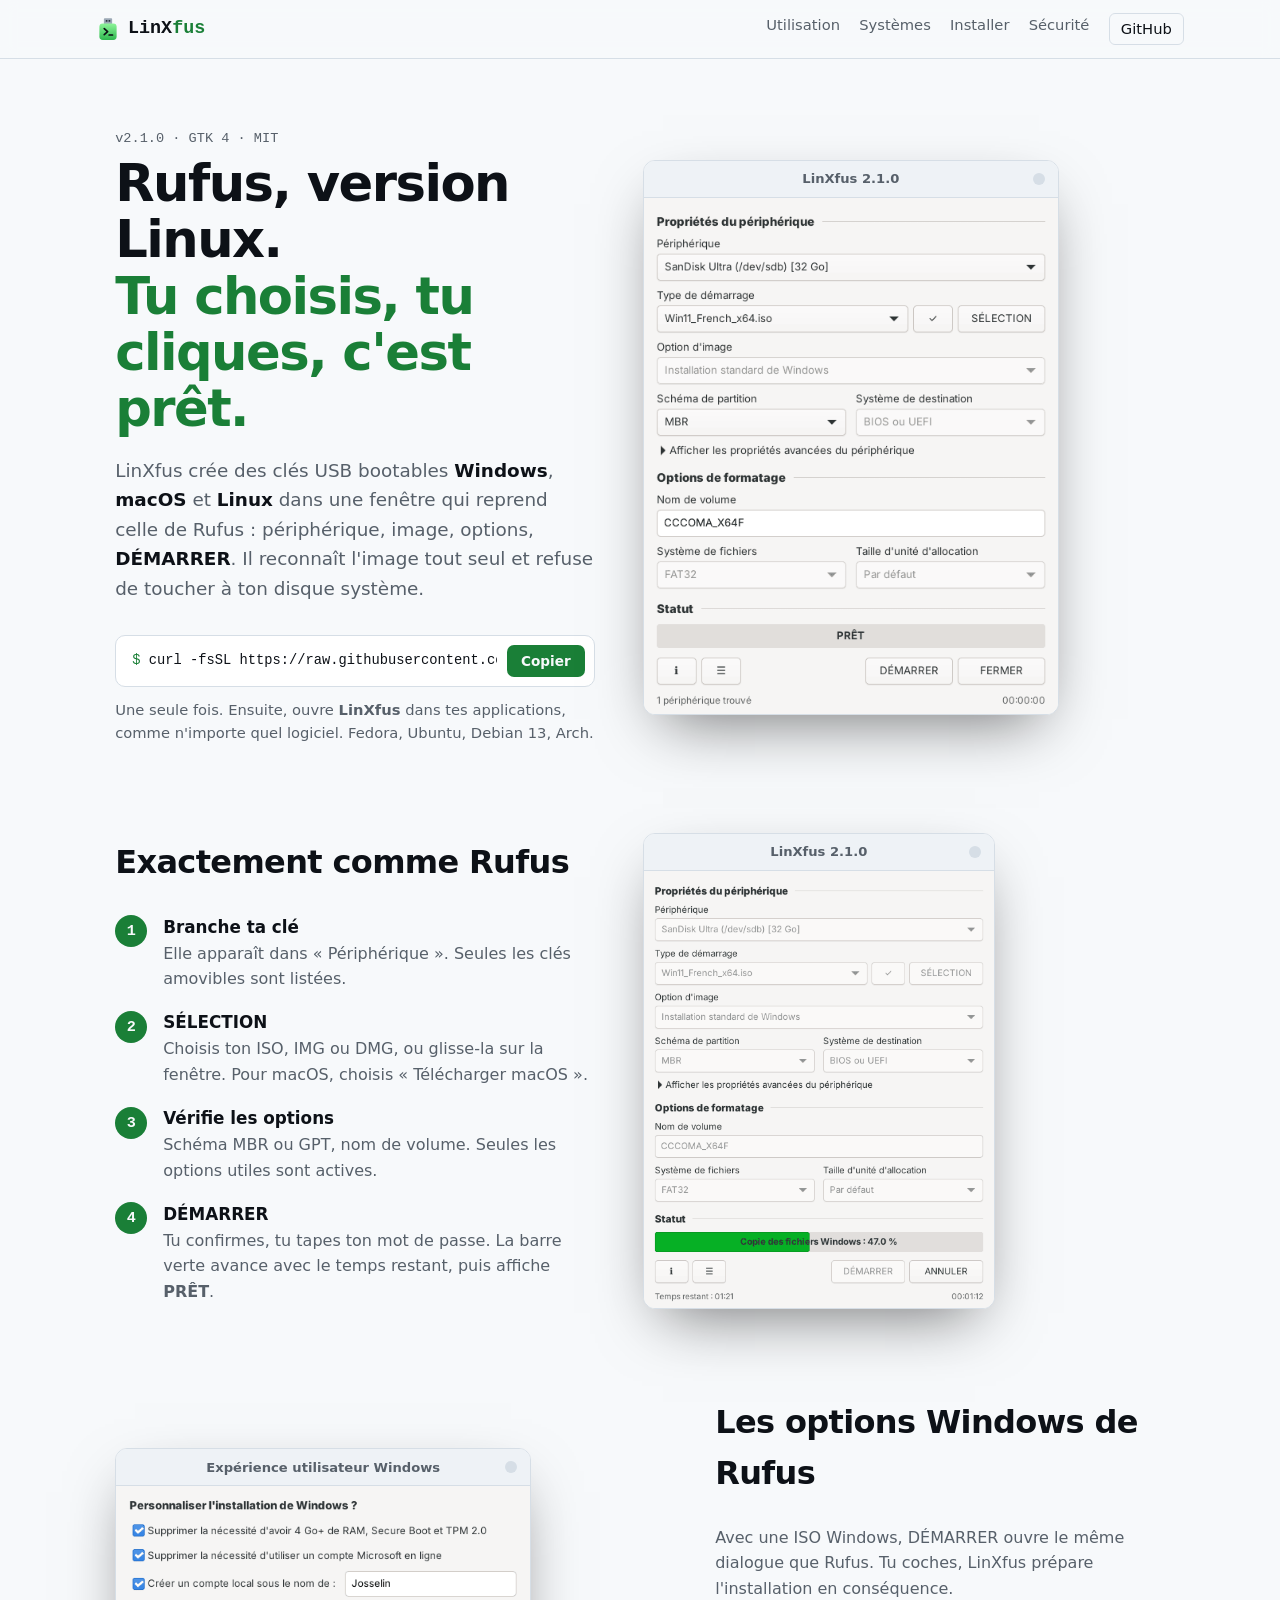
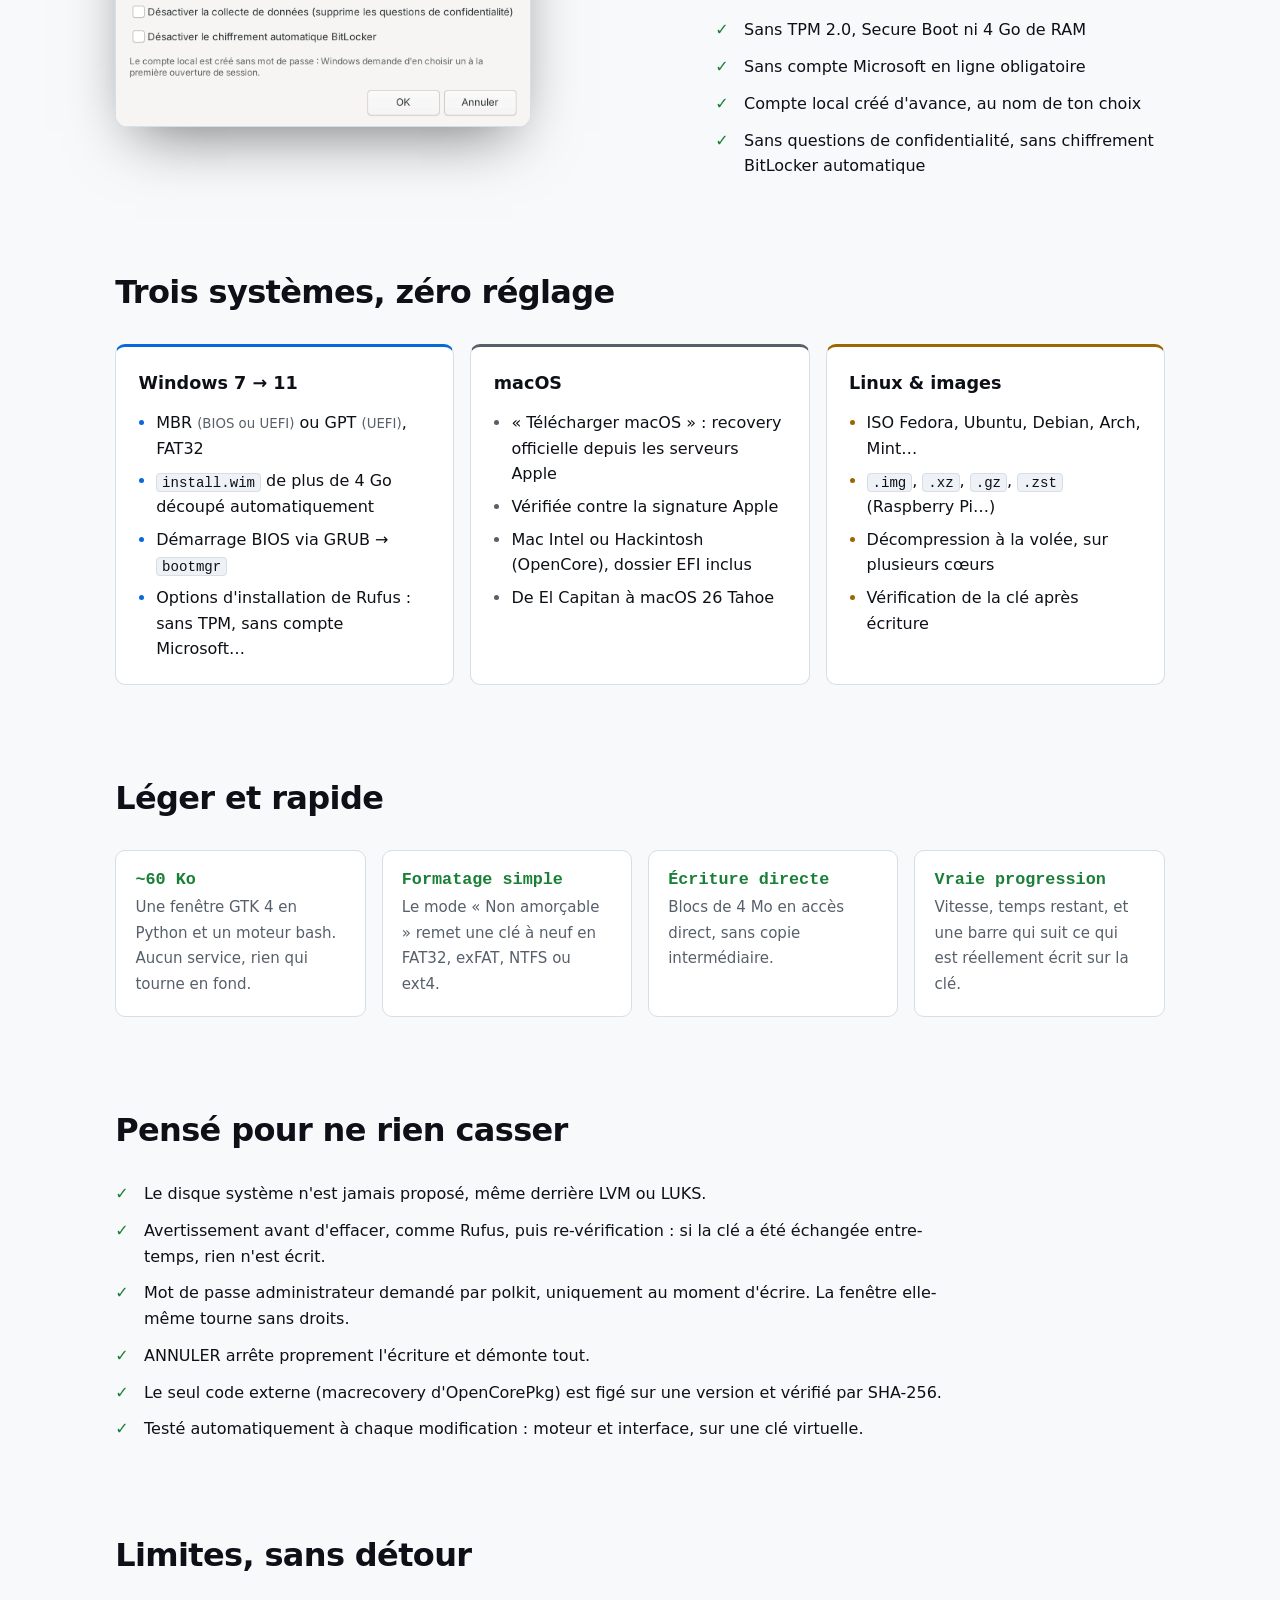
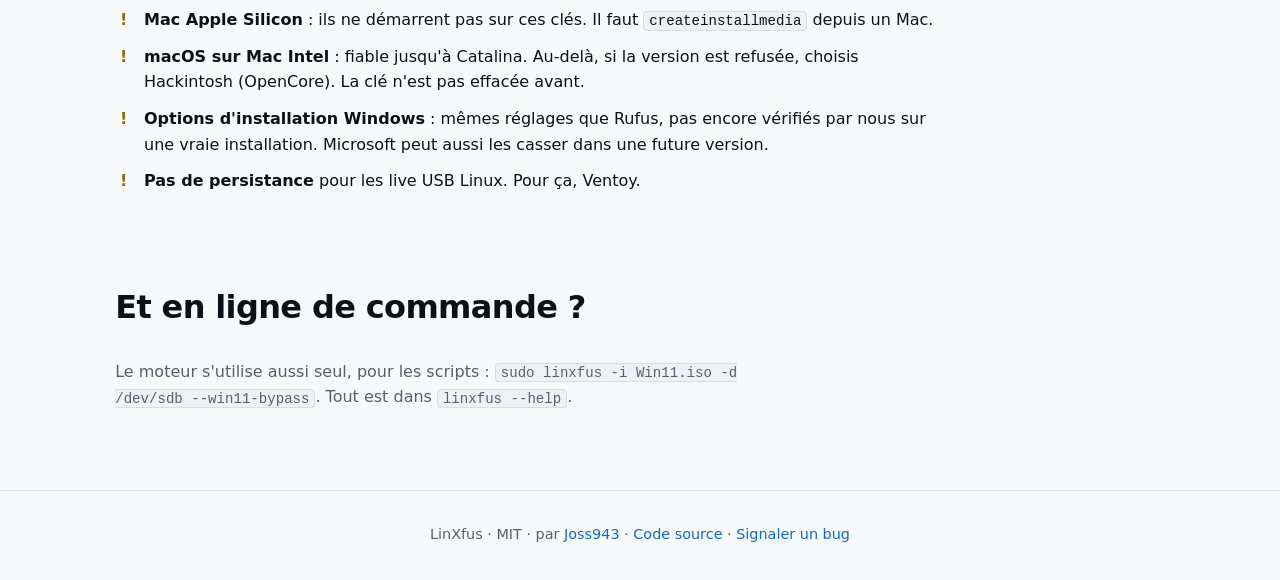
<file: index.html>
<!doctype html>
<html lang="fr">
<head>
<meta charset="utf-8">
<meta name="viewport" content="width=device-width,initial-scale=1">
<meta http-equiv="Content-Security-Policy" content="default-src 'none'; style-src 'self'; script-src 'self'; img-src 'self'; base-uri 'none'; form-action 'none'">
<meta name="referrer" content="no-referrer">
<title>LinXfus — Rufus pour Linux : clés USB bootables Windows, macOS, Linux</title>
<meta name="description" content="LinXfus, c'est Rufus pour Linux : une fenêtre, tu choisis la clé et l'image, tu cliques sur DÉMARRER. Windows (BIOS + UEFI, bypass Windows 11), macOS (recovery Apple) et Linux.">
<meta property="og:title" content="LinXfus — Rufus pour Linux">
<meta property="og:description" content="Clés USB bootables Windows, macOS et Linux. Même fenêtre que Rufus, sous Linux.">
<meta property="og:type" content="website">
<meta property="og:url" content="https://joss943.github.io/Linxfus/">
<meta name="theme-color" content="#0b0f14">
<link rel="icon" href="favicon.svg" type="image/svg+xml">
<link rel="stylesheet" href="style.css">
<script src="app.js" defer></script>
</head>
<body>
<header class="nav">
  <a class="logo" href="#"><img src="favicon.svg" alt="" width="24" height="24"><span>LinX<i>fus</i></span></a>
  <nav>
    <a href="#utilisation">Utilisation</a>
    <a href="#systemes">Systèmes</a>
    <a href="#installer">Installer</a>
    <a href="#securite">Sécurité</a>
    <a class="gh" href="https://github.com/Joss943/Linxfus">GitHub</a>
  </nav>
</header>

<main>
<section class="hero">
  <div class="hero-text">
    <p class="tag">v2.1.0 · GTK 4 · MIT</p>
    <h1>Rufus, version Linux.<br><em>Tu choisis, tu cliques, c'est prêt.</em></h1>
    <p class="lead">LinXfus crée des clés USB bootables <b>Windows</b>, <b>macOS</b> et <b>Linux</b> dans une fenêtre qui reprend celle de Rufus : périphérique, image, options, <b>DÉMARRER</b>. Il reconnaît l'image tout seul et refuse de toucher à ton disque système.</p>
    <div class="cmd" id="installer">
      <code>curl -fsSL https://raw.githubusercontent.com/Joss943/Linxfus/main/install.sh | sudo bash</code>
      <button type="button" data-copy>Copier</button>
    </div>
    <p class="hint">Une seule fois. Ensuite, ouvre <b>LinXfus</b> dans tes applications, comme n'importe quel logiciel. Fedora, Ubuntu, Debian 13, Arch.</p>
  </div>
  <figure class="win">
    <div class="win-bar"><span>LinXfus 2.1.0</span><i></i></div>
    <picture>
      <source srcset="app-dark.png" media="(prefers-color-scheme: dark)">
      <img src="app-light.png" width="520" height="649" alt="Fenêtre de LinXfus : périphérique, type de démarrage, option d'image, schéma de partition, options de formatage, statut et bouton DÉMARRER">
    </picture>
  </figure>
</section>

<section id="utilisation" class="usage">
  <div>
    <h2>Exactement comme Rufus</h2>
    <ol class="steps">
      <li><b>Branche ta clé</b><span>Elle apparaît dans « Périphérique ». Seules les clés amovibles sont listées.</span></li>
      <li><b>SÉLECTION</b><span>Choisis ton ISO, IMG ou DMG, ou glisse-la sur la fenêtre. Pour macOS, choisis « Télécharger macOS ».</span></li>
      <li><b>Vérifie les options</b><span>Schéma MBR ou GPT, nom de volume. Seules les options utiles sont actives.</span></li>
      <li><b>DÉMARRER</b><span>Tu confirmes, tu tapes ton mot de passe. La barre verte avance avec le temps restant, puis affiche <b>PRÊT</b>.</span></li>
    </ol>
  </div>
  <figure class="win small">
    <div class="win-bar"><span>LinXfus 2.1.0</span><i></i></div>
    <picture>
      <source srcset="app-run-dark.png" media="(prefers-color-scheme: dark)">
      <img src="app-run-light.png" width="520" height="649" alt="Écriture en cours : barre de progression verte à 47 %, bouton ANNULER" loading="lazy">
    </picture>
  </figure>
</section>

<section class="usage rev">
  <figure class="win">
    <div class="win-bar"><span>Expérience utilisateur Windows</span><i></i></div>
    <picture>
      <source srcset="wue-dark.png" media="(prefers-color-scheme: dark)">
      <img src="wue-light.png" width="550" height="319" alt="Dialogue des options Windows : sans TPM, sans compte Microsoft, compte local, collecte de données, BitLocker" loading="lazy">
    </picture>
  </figure>
  <div>
    <h2>Les options Windows de Rufus</h2>
    <p class="lead">Avec une ISO Windows, DÉMARRER ouvre le même dialogue que Rufus. Tu coches, LinXfus prépare l'installation en conséquence.</p>
    <ul class="checks">
      <li>Sans TPM 2.0, Secure Boot ni 4 Go de RAM</li>
      <li>Sans compte Microsoft en ligne obligatoire</li>
      <li>Compte local créé d'avance, au nom de ton choix</li>
      <li>Sans questions de confidentialité, sans chiffrement BitLocker automatique</li>
    </ul>
  </div>
</section>

<section id="systemes">
  <h2>Trois systèmes, zéro réglage</h2>
  <div class="grid3">
    <article class="card wc">
      <h3>Windows 7 → 11</h3>
      <ul>
        <li>MBR <small>(BIOS ou UEFI)</small> ou GPT <small>(UEFI)</small>, FAT32</li>
        <li><code>install.wim</code> de plus de 4 Go découpé automatiquement</li>
        <li>Démarrage BIOS via GRUB → <code>bootmgr</code></li>
        <li>Options d'installation de Rufus : sans TPM, sans compte Microsoft…</li>
      </ul>
    </article>
    <article class="card mac">
      <h3>macOS</h3>
      <ul>
        <li>« Télécharger macOS » : recovery officielle depuis les serveurs Apple</li>
        <li>Vérifiée contre la signature Apple</li>
        <li>Mac Intel ou Hackintosh (OpenCore), dossier EFI inclus</li>
        <li>De El Capitan à macOS 26 Tahoe</li>
      </ul>
    </article>
    <article class="card lin">
      <h3>Linux &amp; images</h3>
      <ul>
        <li>ISO Fedora, Ubuntu, Debian, Arch, Mint…</li>
        <li><code>.img</code>, <code>.xz</code>, <code>.gz</code>, <code>.zst</code> (Raspberry Pi…)</li>
        <li>Décompression à la volée, sur plusieurs cœurs</li>
        <li>Vérification de la clé après écriture</li>
      </ul>
    </article>
  </div>
</section>

<section class="feat">
  <h2>Léger et rapide</h2>
  <div class="grid4">
    <div><b>~60 Ko</b><span>Une fenêtre GTK 4 en Python et un moteur bash. Aucun service, rien qui tourne en fond.</span></div>
    <div><b>Formatage simple</b><span>Le mode « Non amorçable » remet une clé à neuf en FAT32, exFAT, NTFS ou ext4.</span></div>
    <div><b>Écriture directe</b><span>Blocs de 4 Mo en accès direct, sans copie intermédiaire.</span></div>
    <div><b>Vraie progression</b><span>Vitesse, temps restant, et une barre qui suit ce qui est réellement écrit sur la clé.</span></div>
  </div>
</section>

<section id="securite">
  <h2>Pensé pour ne rien casser</h2>
  <ul class="checks">
    <li>Le disque système n'est jamais proposé, même derrière LVM ou LUKS.</li>
    <li>Avertissement avant d'effacer, comme Rufus, puis re-vérification : si la clé a été échangée entre-temps, rien n'est écrit.</li>
    <li>Mot de passe administrateur demandé par polkit, uniquement au moment d'écrire. La fenêtre elle-même tourne sans droits.</li>
    <li>ANNULER arrête proprement l'écriture et démonte tout.</li>
    <li>Le seul code externe (macrecovery d'OpenCorePkg) est figé sur une version et vérifié par SHA-256.</li>
    <li>Testé automatiquement à chaque modification : moteur et interface, sur une clé virtuelle.</li>
  </ul>
</section>

<section class="limits">
  <h2>Limites, sans détour</h2>
  <ul>
    <li><b>Mac Apple Silicon</b> : ils ne démarrent pas sur ces clés. Il faut <code>createinstallmedia</code> depuis un Mac.</li>
    <li><b>macOS sur Mac Intel</b> : fiable jusqu'à Catalina. Au-delà, si la version est refusée, choisis Hackintosh (OpenCore). La clé n'est pas effacée avant.</li>
    <li><b>Options d'installation Windows</b> : mêmes réglages que Rufus, pas encore vérifiés par nous sur une vraie installation. Microsoft peut aussi les casser dans une future version.</li>
    <li><b>Pas de persistance</b> pour les live USB Linux. Pour ça, Ventoy.</li>
  </ul>
</section>

<section class="cli">
  <h2>Et en ligne de commande ?</h2>
  <p class="lead">Le moteur s'utilise aussi seul, pour les scripts : <code>sudo linxfus -i Win11.iso -d /dev/sdb --win11-bypass</code>. Tout est dans <code>linxfus --help</code>.</p>
</section>
</main>

<footer>
  <p>LinXfus · MIT · par <a href="https://github.com/Joss943">Joss943</a> · <a href="https://github.com/Joss943/Linxfus">Code source</a> · <a href="https://github.com/Joss943/Linxfus/issues">Signaler un bug</a></p>
</footer>
</body>
</html>
</file>
<file: style.css>
:root{--bg:#0b0f14;--s1:#111821;--s2:#16202b;--bd:#223041;--tx:#e6edf3;--mu:#8b98a5;--ac:#7ee787;--bl:#79c0ff;--rd:#ff7b72;--ye:#e3b341;--mono:ui-monospace,"JetBrains Mono","Cascadia Code",Menlo,Consolas,monospace}
@media (prefers-color-scheme:light){:root{--bg:#f7f9fb;--s1:#fff;--s2:#eef2f6;--bd:#d6dee6;--tx:#0d1117;--mu:#57606a;--ac:#1a7f37;--bl:#0969da;--rd:#cf222e;--ye:#9a6700}}
*{box-sizing:border-box;margin:0}
html{scroll-behavior:smooth}
body{background:var(--bg);color:var(--tx);font:16px/1.6 system-ui,-apple-system,"Segoe UI",Roboto,Ubuntu,sans-serif;-webkit-font-smoothing:antialiased}
a{color:var(--bl);text-decoration:none}a:hover{text-decoration:underline}
code{font:.88em var(--mono);background:var(--s2);border:1px solid var(--bd);border-radius:4px;padding:.05em .35em}
.nav{position:sticky;top:0;z-index:9;display:flex;align-items:center;justify-content:space-between;gap:1rem;padding:.8rem max(1.2rem,calc(50% - 34rem));background:color-mix(in srgb,var(--bg) 85%,transparent);backdrop-filter:blur(8px);border-bottom:1px solid var(--bd)}
.logo{display:flex;align-items:center;gap:.5rem;font:700 1.15rem var(--mono);color:var(--tx)}.logo i{font-style:normal;color:var(--ac)}.logo:hover{text-decoration:none}
.nav nav{display:flex;gap:1.2rem;font-size:.92rem}.nav nav a{color:var(--mu)}.nav nav a:hover{color:var(--tx);text-decoration:none}
.nav .gh{color:var(--tx)!important;border:1px solid var(--bd);border-radius:6px;padding:.2rem .7rem}
main{max-width:68rem;margin:0 auto;padding:0 1.2rem}
section{padding:4.5rem 0 1rem}
h1{font-size:clamp(2rem,4.4vw,3.2rem);line-height:1.1;letter-spacing:-.03em;margin:.6rem 0 1.2rem}
h1 em{font-style:normal;color:var(--ac)}
h2{font-size:clamp(1.5rem,3vw,2rem);letter-spacing:-.02em;margin-bottom:1.6rem}
h3{font-size:1.1rem;margin-bottom:.8rem}
.tag{font:.85rem var(--mono);color:var(--mu)}
.lead{font-size:1.15rem;color:var(--mu);max-width:42rem}.lead b{color:var(--tx)}
.cmd{display:flex;align-items:center;gap:.6rem;margin:2rem 0 .7rem;padding:.55rem .55rem .55rem 1rem;background:var(--s1);border:1px solid var(--bd);border-radius:10px;max-width:52rem}
.cmd code{flex:1;background:none;border:0;padding:0;overflow-x:auto;white-space:nowrap;font-size:.86rem;scrollbar-width:thin}
.cmd code::before{content:"$ ";color:var(--ac)}
button{font:600 .85rem system-ui,sans-serif;color:var(--bg);background:var(--ac);border:0;border-radius:7px;padding:.5rem .9rem;cursor:pointer;white-space:nowrap}
button:hover{filter:brightness(1.1)}button:focus-visible,a:focus-visible{outline:2px solid var(--bl);outline-offset:2px}
.hint{font-size:.92rem;color:var(--mu)}
/* fenêtre d'application */
.hero{display:grid;grid-template-columns:1fr auto;gap:3rem;align-items:center}
.win{margin:0;width:min(100%,26rem);border:1px solid var(--bd);border-radius:12px;overflow:hidden;background:var(--s1);box-shadow:0 24px 60px -20px rgba(0,0,0,.55)}
.hero>*,.usage>*{min-width:0}
.win img{display:block;width:100%;height:auto}
.win-bar{display:flex;align-items:center;justify-content:center;position:relative;height:2.3rem;font:600 .82rem system-ui,sans-serif;color:var(--mu);border-bottom:1px solid var(--bd);background:var(--s2)}
.win-bar i{position:absolute;right:.8rem;width:.75rem;height:.75rem;border-radius:50%;background:var(--bd)}
.usage{display:grid;grid-template-columns:1fr auto;gap:3rem;align-items:center}
.win.small{width:min(100%,22rem)}
.usage.rev{grid-template-columns:auto 1fr}.usage.rev .lead{font-size:1rem;margin-bottom:1rem}
.steps{list-style:none;padding:0;counter-reset:s;display:grid;gap:1.1rem}
.steps li{counter-increment:s;position:relative;padding-left:3rem}
.steps li::before{content:counter(s);position:absolute;left:0;top:.1rem;width:2rem;height:2rem;border-radius:50%;display:grid;place-items:center;font:700 .95rem var(--mono);color:var(--bg);background:var(--ac)}
.steps li>b{display:block;font-size:1.05rem}.steps span{color:var(--mu)}
.cli .lead{font-size:1rem}
.grid3,.grid4{display:grid;gap:1rem}
.grid3{grid-template-columns:repeat(auto-fit,minmax(17rem,1fr))}
.grid4{grid-template-columns:repeat(auto-fit,minmax(14rem,1fr))}
.card{background:var(--s1);border:1px solid var(--bd);border-top:3px solid var(--c);border-radius:10px;padding:1.4rem}
.card ul{padding-left:1.1rem;display:grid;gap:.45rem}.card li::marker{color:var(--c)}.card small{color:var(--mu)}
.wc{--c:var(--bl)}.mac{--c:var(--mu)}.lin{--c:var(--ye)}
.feat .grid4 div{background:var(--s1);border:1px solid var(--bd);border-radius:10px;padding:1.2rem}
.feat b{display:block;font:700 1.05rem var(--mono);color:var(--ac);margin-bottom:.3rem}.feat span{color:var(--mu);font-size:.94rem}
.checks,.limits ul{list-style:none;padding:0;display:grid;gap:.7rem;max-width:52rem}
.checks li,.limits li{padding-left:1.8rem;position:relative}
.checks li::before{content:"✓";position:absolute;left:0;color:var(--ac);font-weight:700}
.limits li::before{content:"!";position:absolute;left:.3rem;color:var(--ye);font-weight:700}
footer{margin-top:4rem;padding:2rem 1.2rem;border-top:1px solid var(--bd);text-align:center;color:var(--mu);font-size:.9rem}
@media (max-width:860px){.hero,.usage,.usage.rev{grid-template-columns:1fr}.win{margin:0 auto}}
@media (max-width:640px){.nav nav a:not(.gh){display:none}section{padding-top:3rem}.cmd{flex-direction:column;align-items:stretch}}
</file>
